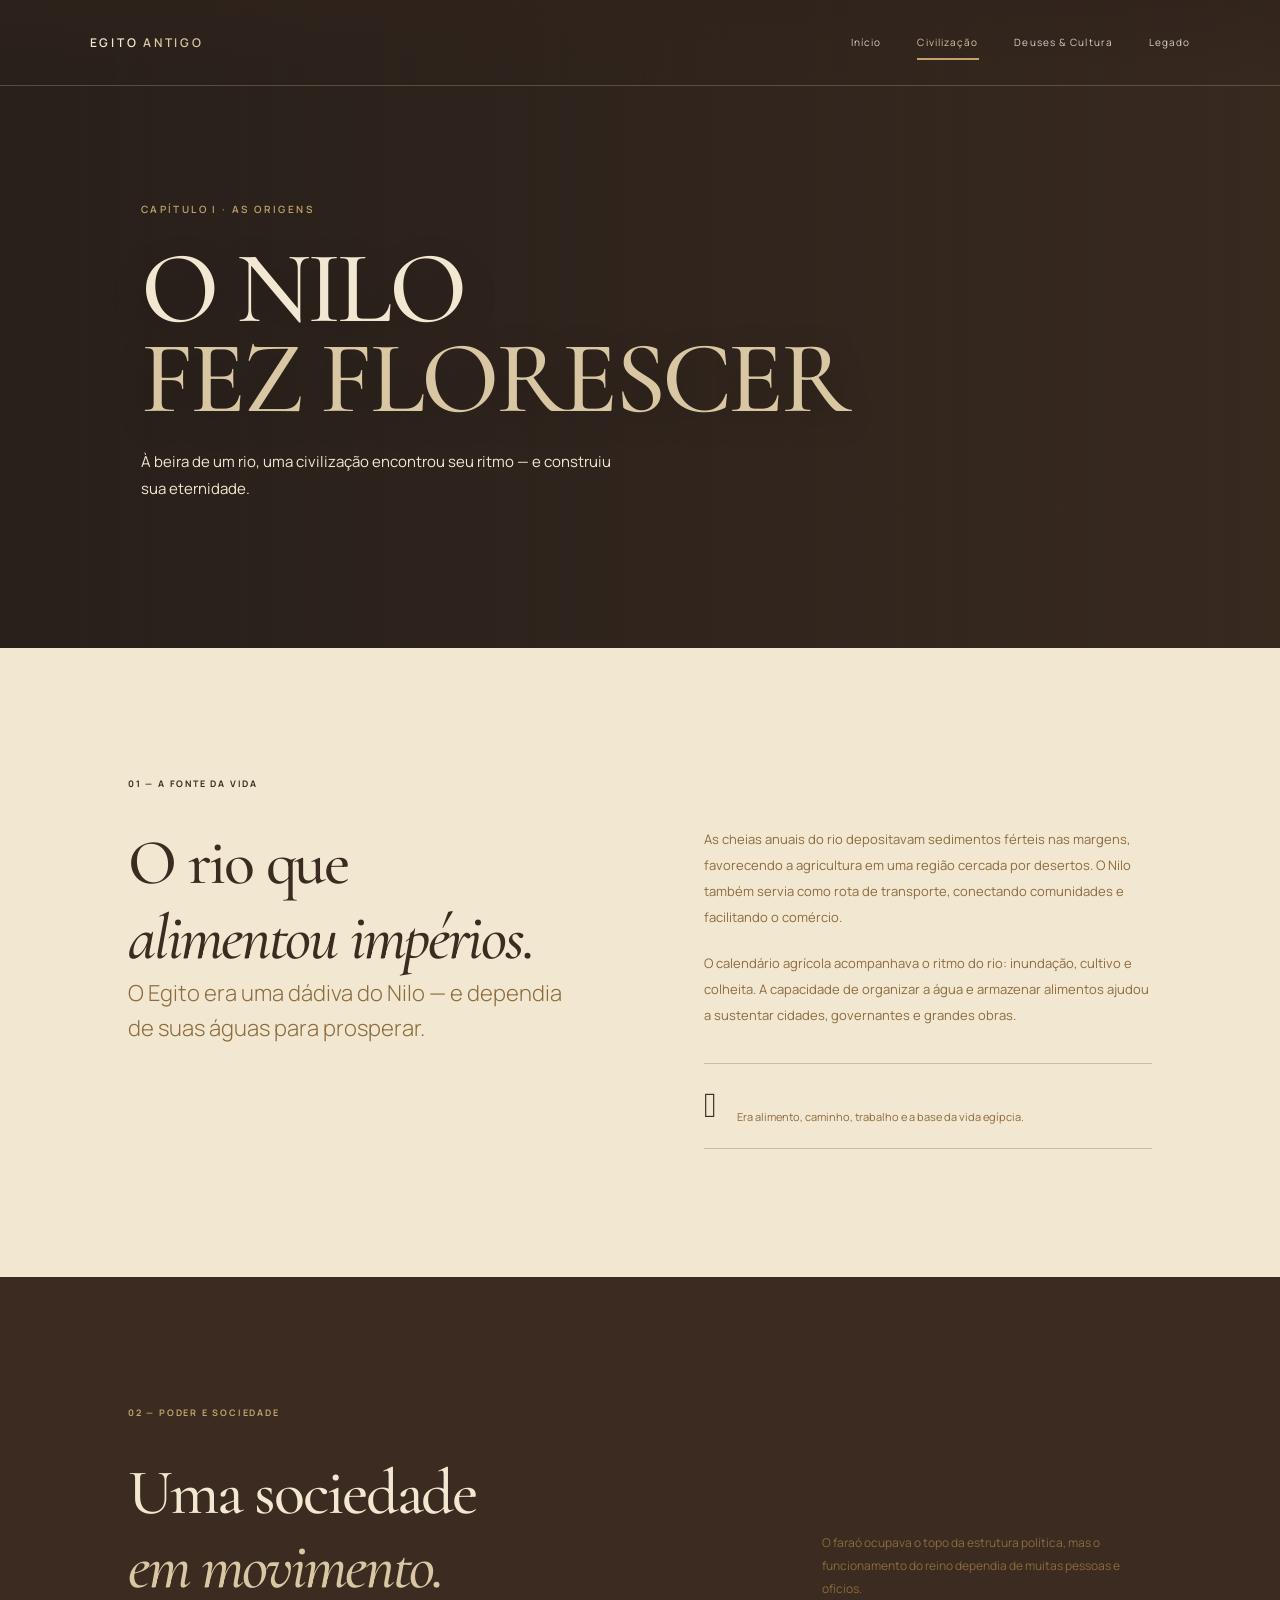
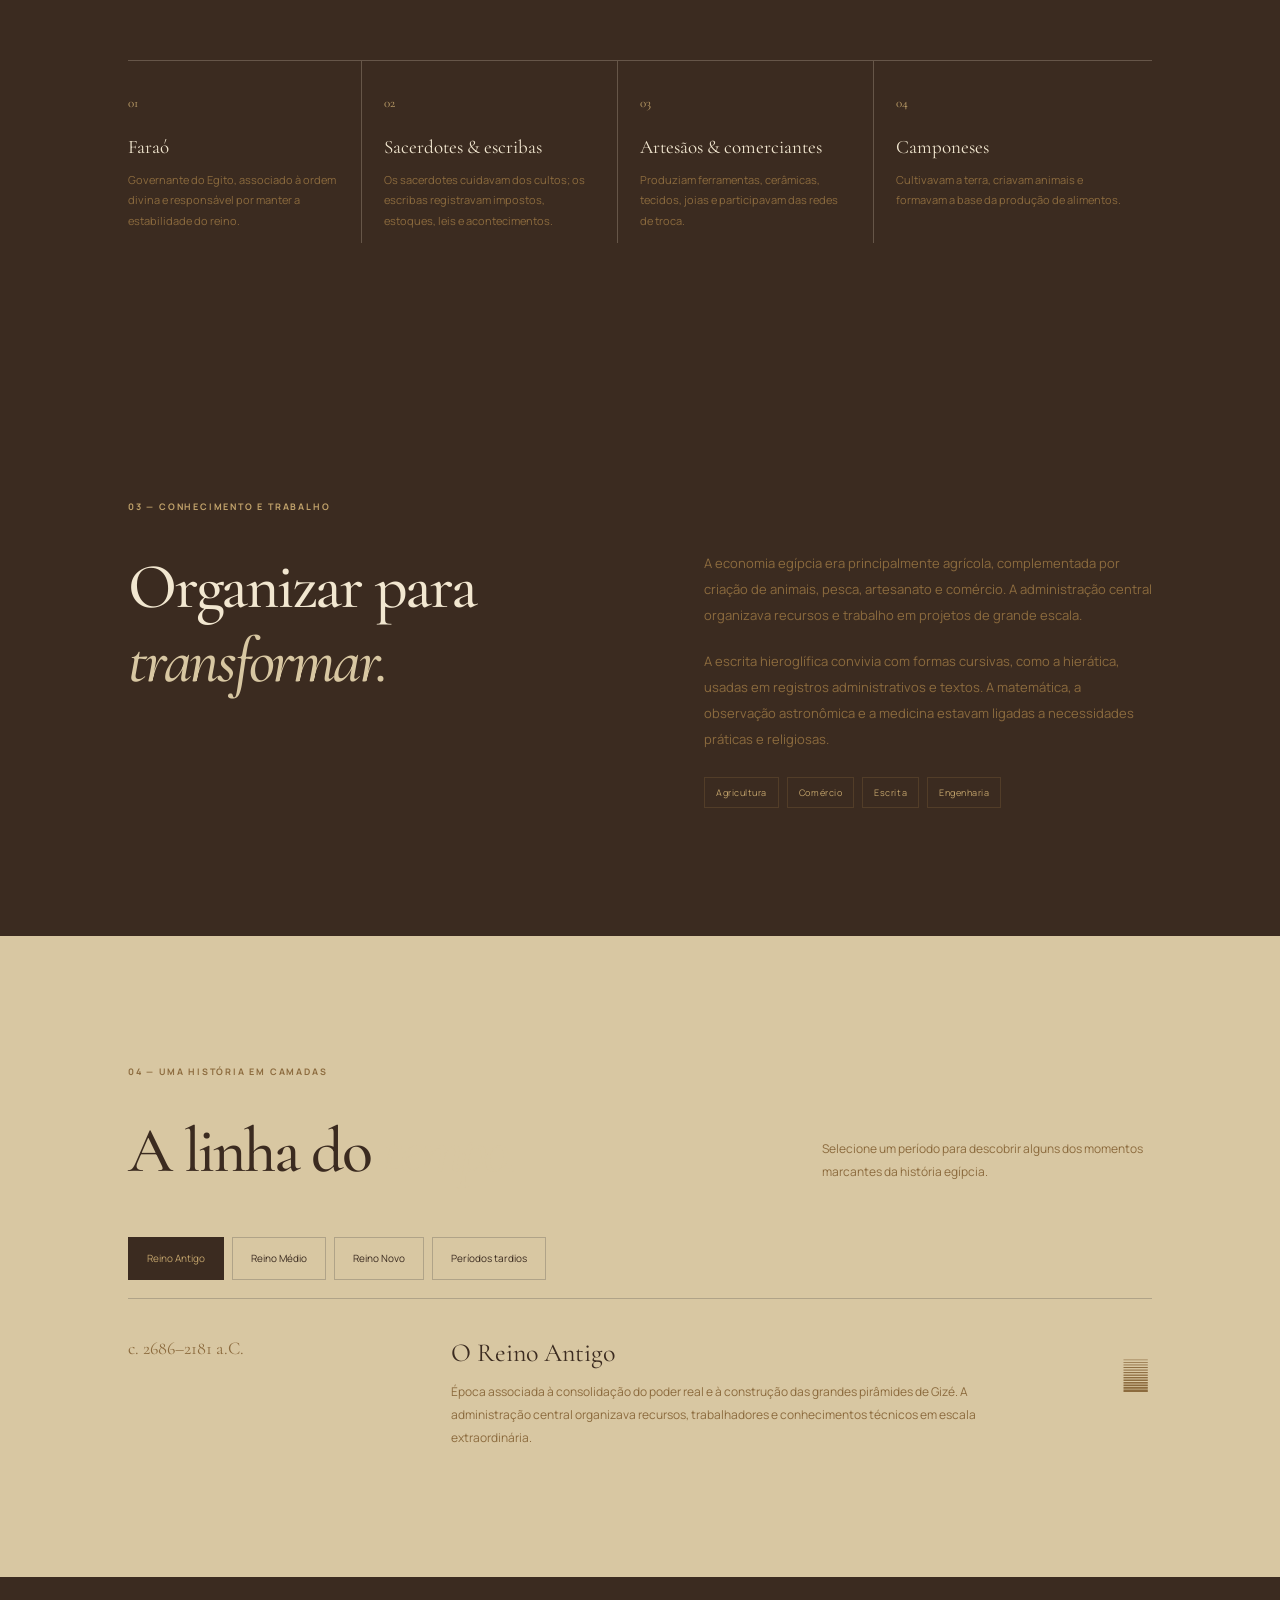
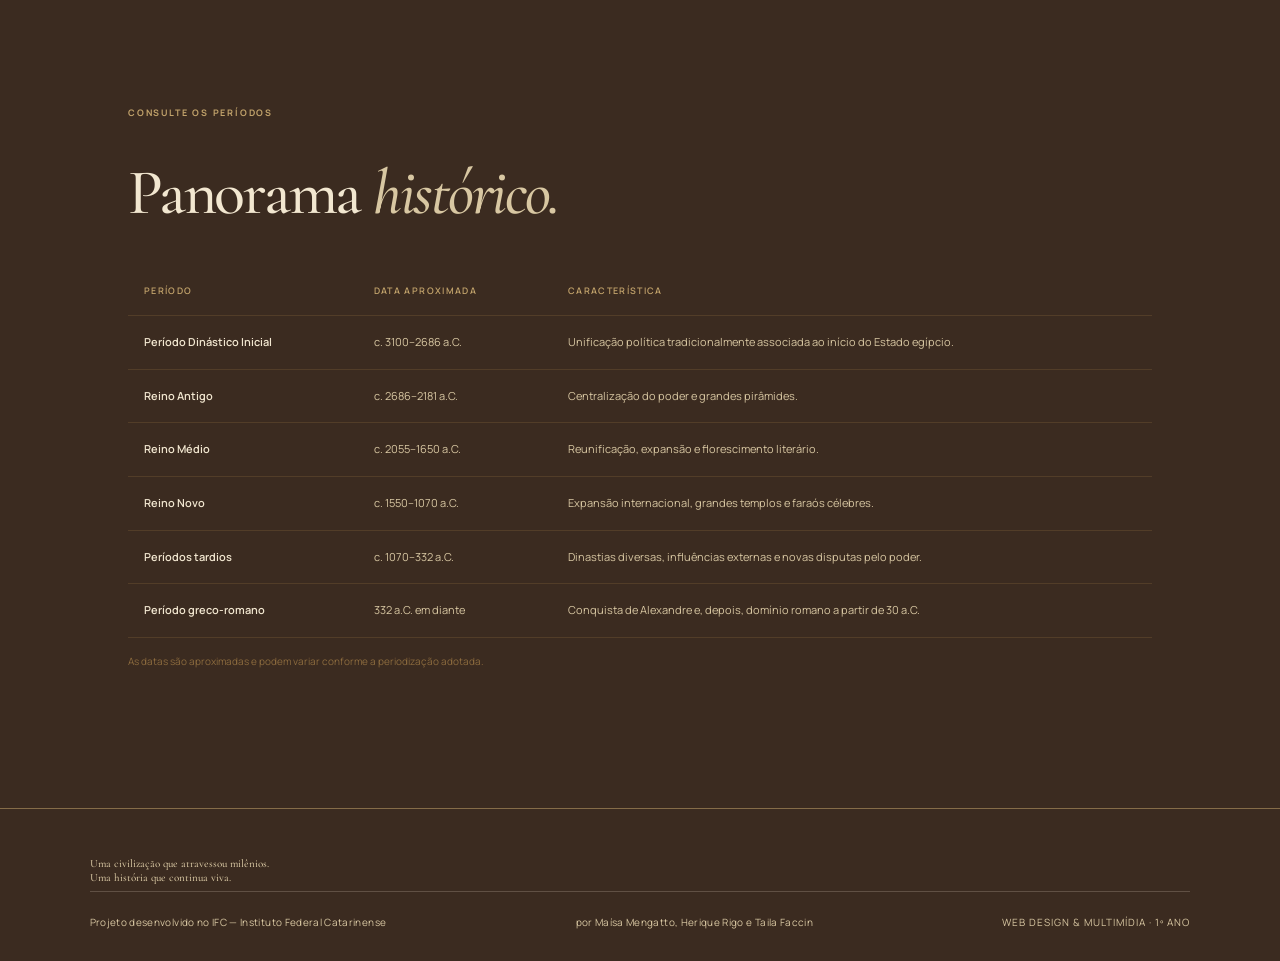
<file: TRABALHO 21/egito_antigo_site_paleta/civilizacao.html>
<!DOCTYPE html>
<html lang="pt-BR">
<head>
  <meta charset="UTF-8"><meta name="viewport" content="width=device-width, initial-scale=1.0">
  <meta name="description" content="Conheça o Nilo, a sociedade, a economia e os períodos históricos do Egito Antigo.">
  <title>A Civilização — Egito Antigo</title>
  <link rel="preconnect" href="https://fonts.googleapis.com"><link rel="preconnect" href="https://fonts.gstatic.com" crossorigin>
  <link href="https://fonts.googleapis.com/css2?family=Cormorant+Garamond:wght@400;500;600;700&family=Manrope:wght@300;400;500;600;700&display=swap" rel="stylesheet">
  <link rel="stylesheet" href="css/style.css"><script src="js/main.js" defer></script>
</head>
<body>
<header class="site-header"><a class="brand brand-wordmark" href="index.html" aria-label="Egito Antigo, página inicial"><span>EGITO <b>ANTIGO</b></span></a><button class="menu-toggle" aria-label="Abrir menu" aria-expanded="false"><span></span><span></span></button><nav class="main-nav" aria-label="Navegação principal"><a href="index.html">Início</a><a class="active" href="civilizacao.html">Civilização</a><a href="deuses-e-cultura.html">Deuses & Cultura</a><a href="legado.html">Legado</a></nav></header>
<main>
  <section class="page-hero civilization-hero"><div class="page-hero-image"></div><div class="page-hero-content reveal"><p class="eyebrow">CAPÍTULO I · AS ORIGENS</p><h1>O NILO<br><em>FEZ FLORESCER</em></h1><p>À beira de um rio, uma civilização encontrou seu ritmo — e construiu sua eternidade.</p></div></section>
  <section class="section-pad river-section"><div class="section-kicker">01 — A FONTE DA VIDA</div><div class="split-layout"><div><h2 class="display-title">O rio que<br><em>alimentou impérios.</em></h2><p class="lead">O Egito era uma dádiva do Nilo — e dependia de suas águas para prosperar.</p></div><div class="body-copy"><p>As cheias anuais do rio depositavam sedimentos férteis nas margens, favorecendo a agricultura em uma região cercada por desertos. O Nilo também servia como rota de transporte, conectando comunidades e facilitando o comércio.</p><p>O calendário agrícola acompanhava o ritmo do rio: inundação, cultivo e colheita. A capacidade de organizar a água e armazenar alimentos ajudou a sustentar cidades, governantes e grandes obras.</p><div class="fact-note"><span>𓈖</span><p><b>O rio era muito mais que água.</b><br>Era alimento, caminho, trabalho e a base da vida egípcia.</p></div></div></div></section>
  <section class="dark-section section-pad"><div class="section-kicker">02 — PODER E SOCIEDADE</div><div class="section-heading"><h2 class="display-title">Uma sociedade<br><em>em movimento.</em></h2><p>O faraó ocupava o topo da estrutura política, mas o funcionamento do reino dependia de muitas pessoas e ofícios.</p></div>
    <div class="society-grid"><article class="society-item"><span>01</span><h3>Faraó</h3><p>Governante do Egito, associado à ordem divina e responsável por manter a estabilidade do reino.</p></article><article class="society-item"><span>02</span><h3>Sacerdotes & escribas</h3><p>Os sacerdotes cuidavam dos cultos; os escribas registravam impostos, estoques, leis e acontecimentos.</p></article><article class="society-item"><span>03</span><h3>Artesãos & comerciantes</h3><p>Produziam ferramentas, cerâmicas, tecidos, joias e participavam das redes de troca.</p></article><article class="society-item"><span>04</span><h3>Camponeses</h3><p>Cultivavam a terra, criavam animais e formavam a base da produção de alimentos.</p></article></div>
  </section>
  <section class="section-pad economy-section"><div class="section-kicker">03 — CONHECIMENTO E TRABALHO</div><div class="split-layout"><div><h2 class="display-title">Organizar para<br><em>transformar.</em></h2></div><div class="body-copy"><p>A economia egípcia era principalmente agrícola, complementada por criação de animais, pesca, artesanato e comércio. A administração central organizava recursos e trabalho em projetos de grande escala.</p><p>A escrita hieroglífica convivia com formas cursivas, como a hierática, usadas em registros administrativos e textos. A matemática, a observação astronômica e a medicina estavam ligadas a necessidades práticas e religiosas.</p><div class="mini-tags"><span>Agricultura</span><span>Comércio</span><span>Escrita</span><span>Engenharia</span></div></div></div></section>
  <section class="timeline-section section-pad"><div class="section-kicker">04 — UMA HISTÓRIA EM CAMADAS</div><div class="section-heading"><h2 class="display-title">A linha do <em>tempo.</em></h2><p>Selecione um período para descobrir alguns dos momentos marcantes da história egípcia.</p></div>
    <div class="timeline-tabs" role="tablist" aria-label="Períodos históricos"><button class="timeline-tab active" role="tab" aria-selected="true" data-period="antigo">Reino Antigo</button><button class="timeline-tab" role="tab" aria-selected="false" data-period="medio">Reino Médio</button><button class="timeline-tab" role="tab" aria-selected="false" data-period="novo">Reino Novo</button><button class="timeline-tab" role="tab" aria-selected="false" data-period="tardio">Períodos tardios</button></div>
    <div class="timeline-panel" aria-live="polite"><div class="timeline-date" id="timeline-date">c. 2686–2181 a.C.</div><div><h3 id="timeline-title">O Reino Antigo</h3><p id="timeline-description">Época associada à consolidação do poder real e à construção das grandes pirâmides de Gizé. A administração central organizava recursos, trabalhadores e conhecimentos técnicos em escala extraordinária.</p></div><span class="timeline-glyph">𓃭</span></div>
  </section>
  <section class="section-pad periods-table"><div class="section-kicker">CONSULTE OS PERÍODOS</div><h2 class="display-title">Panorama <em>histórico.</em></h2><div class="table-wrap"><table><thead><tr><th>Período</th><th>Data aproximada</th><th>Característica</th></tr></thead><tbody><tr><td>Período Dinástico Inicial</td><td>c. 3100–2686 a.C.</td><td>Unificação política tradicionalmente associada ao início do Estado egípcio.</td></tr><tr><td>Reino Antigo</td><td>c. 2686–2181 a.C.</td><td>Centralização do poder e grandes pirâmides.</td></tr><tr><td>Reino Médio</td><td>c. 2055–1650 a.C.</td><td>Reunificação, expansão e florescimento literário.</td></tr><tr><td>Reino Novo</td><td>c. 1550–1070 a.C.</td><td>Expansão internacional, grandes templos e faraós célebres.</td></tr><tr><td>Períodos tardios</td><td>c. 1070–332 a.C.</td><td>Dinastias diversas, influências externas e novas disputas pelo poder.</td></tr><tr><td>Período greco-romano</td><td>332 a.C. em diante</td><td>Conquista de Alexandre e, depois, domínio romano a partir de 30 a.C.</td></tr></tbody></table></div><p class="small-note">As datas são aproximadas e podem variar conforme a periodização adotada.</p></section>
</main>
<footer class="site-footer">
  <p class="footer-phrase">Uma civilização que atravessou milênios.<br><em>Uma história que continua viva.</em></p>
  <div class="footer-bottom"><span>Projeto desenvolvido no IFC — Instituto Federal Catarinense</span><span>por Maísa Mengatto, Herique Rigo e Taila Faccin</span><span class="footer-year">WEB DESIGN & MULTIMÍDIA · 1º ANO</span></div>
</footer>
</body></html>
</file>
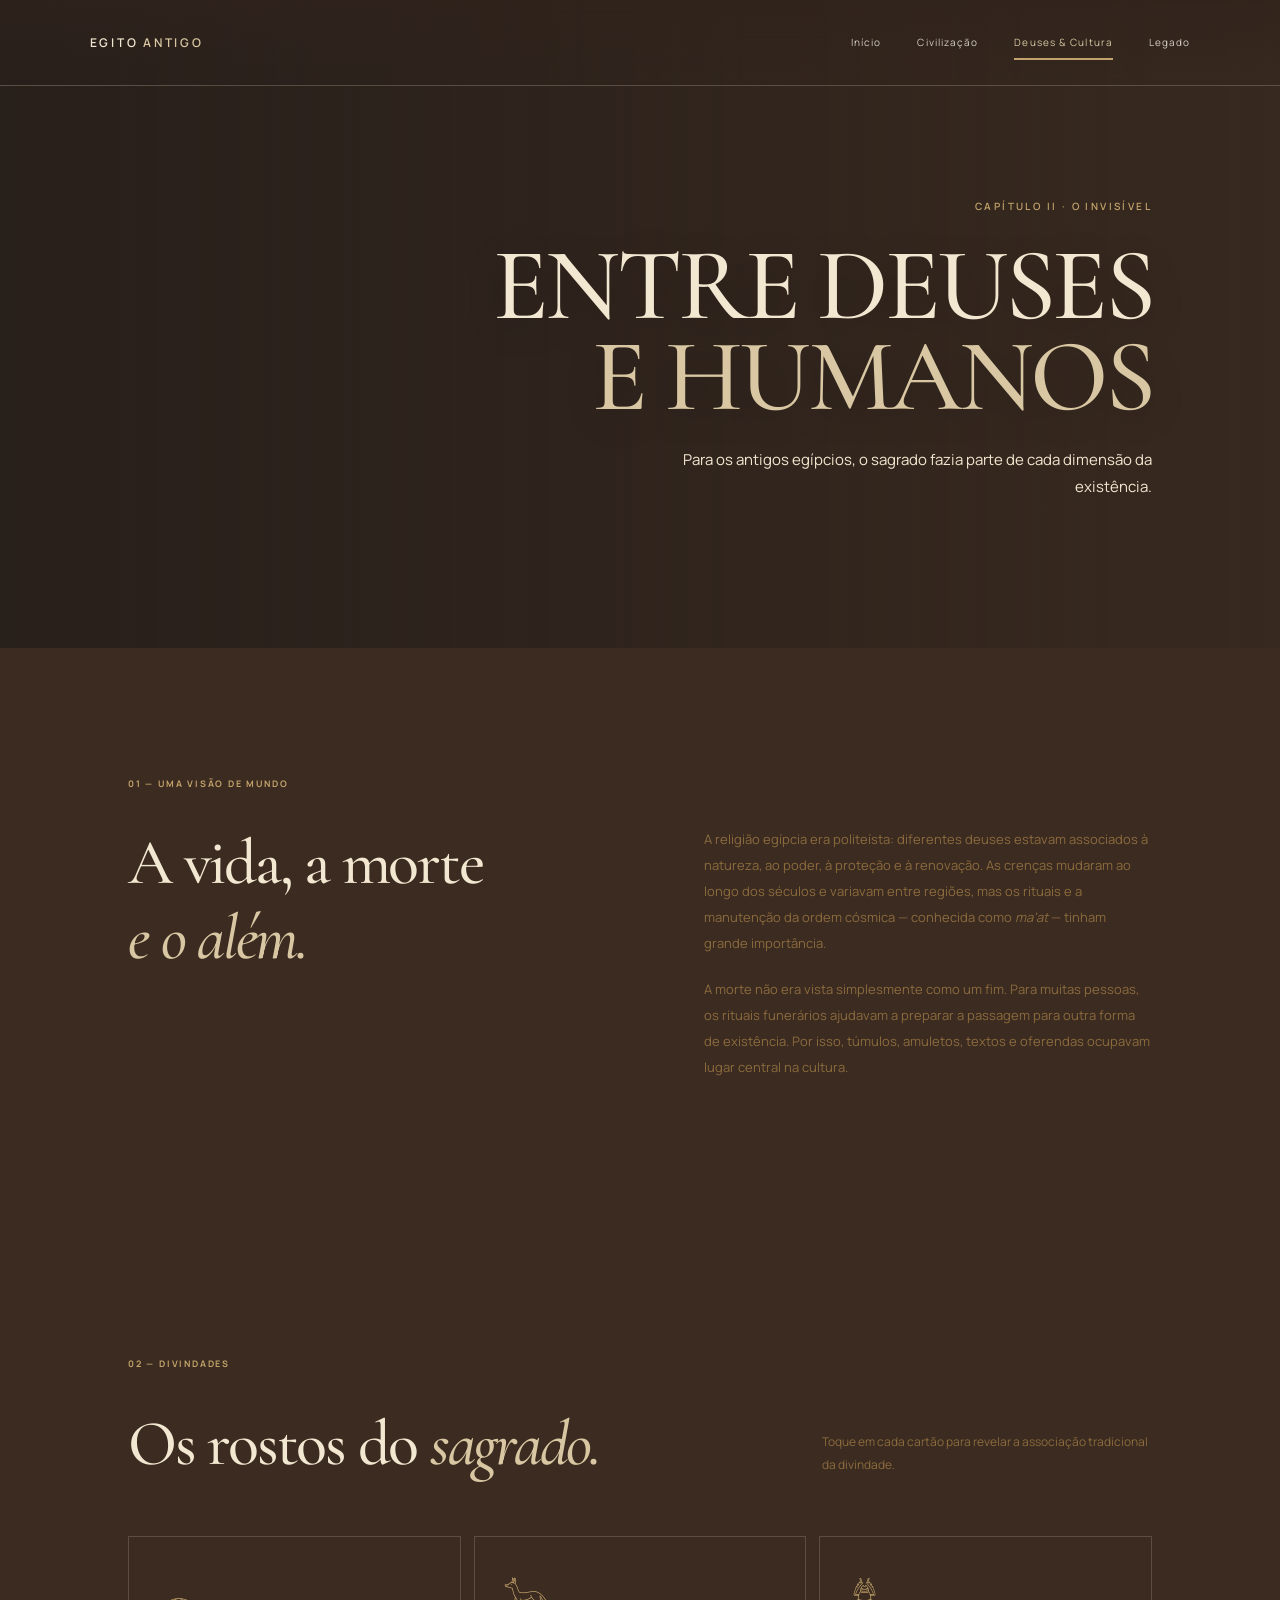
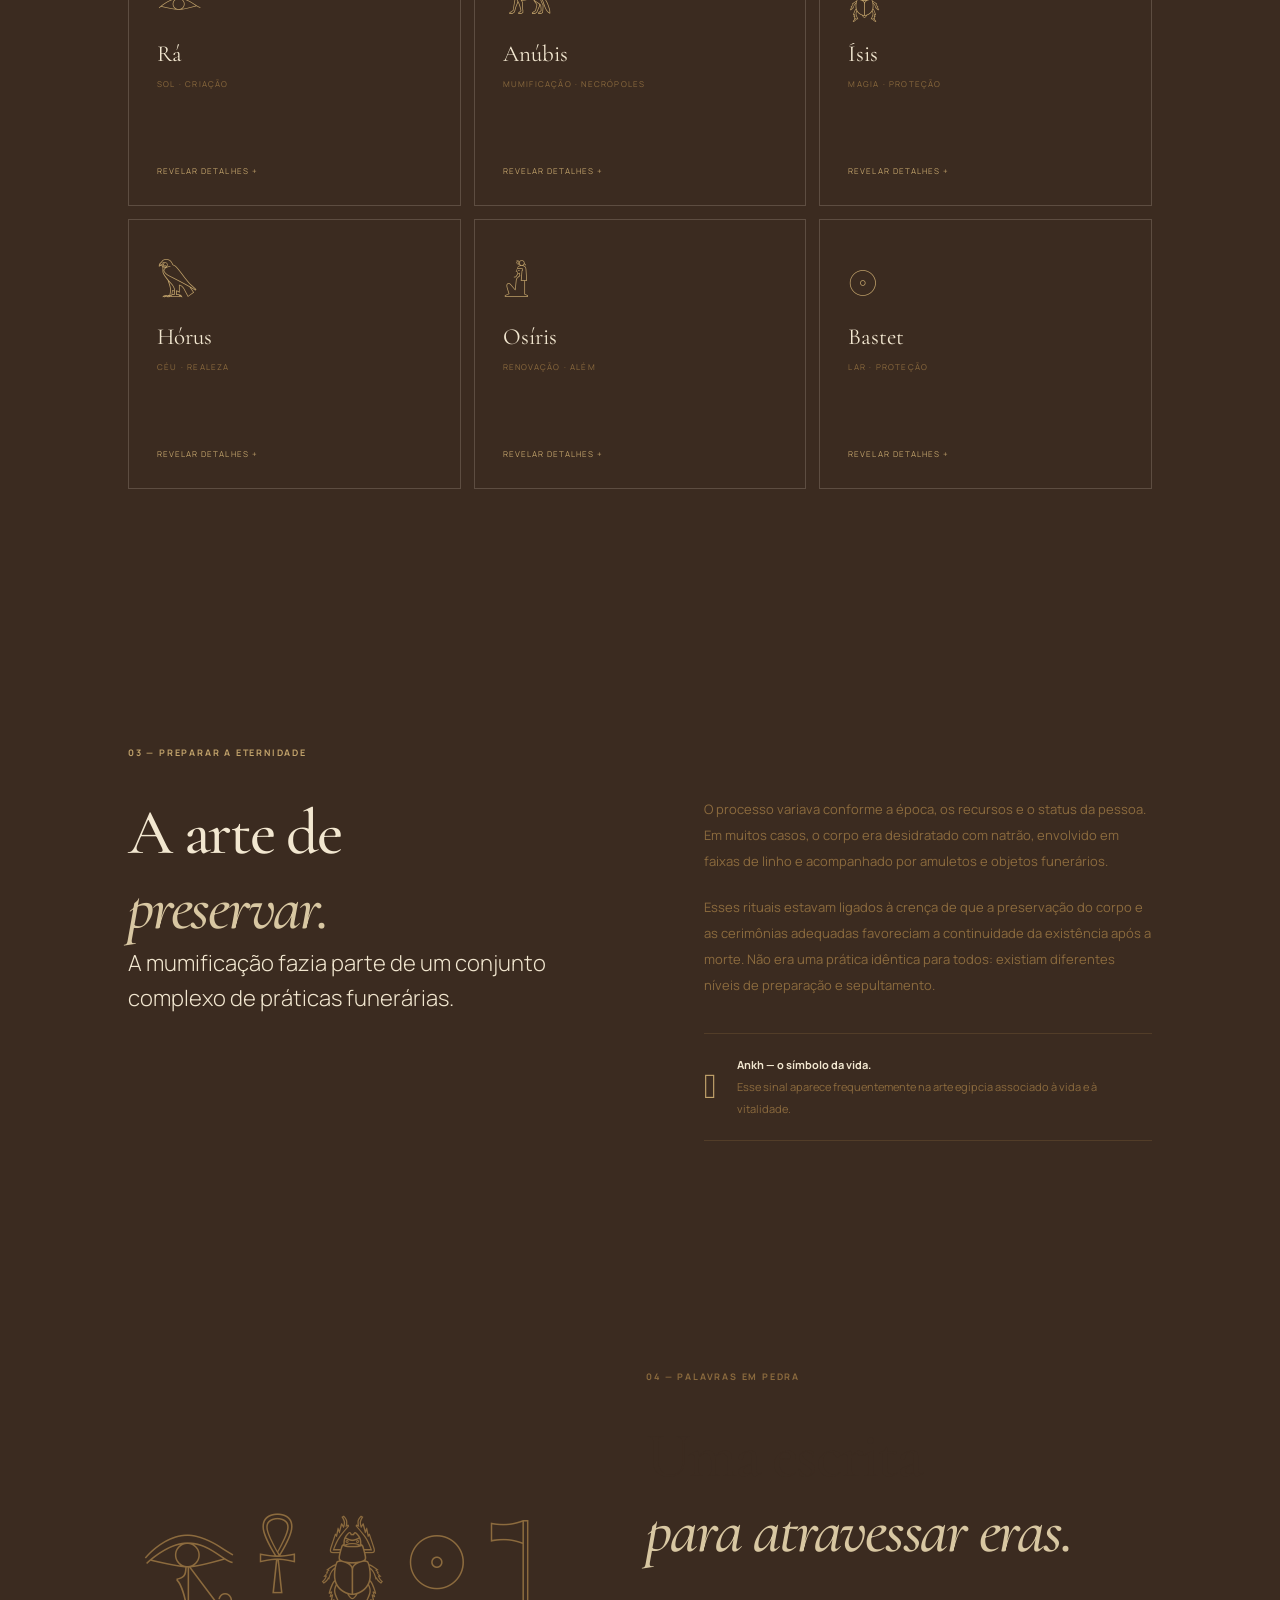
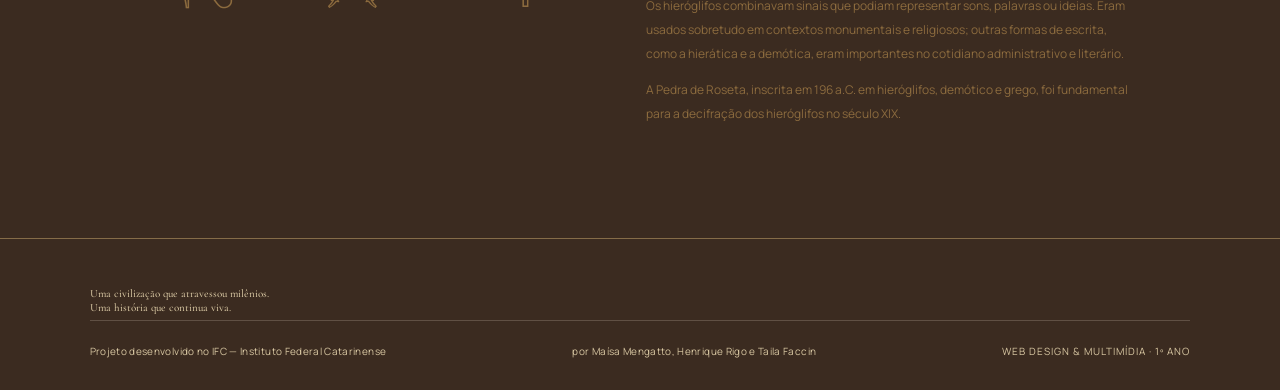
<file: TRABALHO 21/egito_antigo_site_paleta/deuses-e-cultura.html>
<!DOCTYPE html>
<html lang="pt-BR">
<head><meta charset="UTF-8"><meta name="viewport" content="width=device-width, initial-scale=1.0"><meta name="description" content="Explore a religião, os deuses, a mumificação e os símbolos do Egito Antigo."><title>Deuses & Cultura — Egito Antigo</title><link rel="preconnect" href="https://fonts.googleapis.com"><link rel="preconnect" href="https://fonts.gstatic.com" crossorigin><link href="https://fonts.googleapis.com/css2?family=Cormorant+Garamond:wght@400;500;600;700&family=Manrope:wght@300;400;500;600;700&display=swap" rel="stylesheet"><link rel="stylesheet" href="css/style.css"><script src="js/main.js" defer></script></head>
<body>
<header class="site-header"><a class="brand brand-wordmark" href="index.html" aria-label="Egito Antigo, página inicial"><span>EGITO <b>ANTIGO</b></span></a><button class="menu-toggle" aria-label="Abrir menu" aria-expanded="false"><span></span><span></span></button><nav class="main-nav" aria-label="Navegação principal"><a href="index.html">Início</a><a href="civilizacao.html">Civilização</a><a class="active" href="deuses-e-cultura.html">Deuses & Cultura</a><a href="legado.html">Legado</a></nav></header>
<main>
<section class="page-hero culture-hero"><div class="page-hero-image"></div><div class="page-hero-content reveal"><p class="eyebrow">CAPÍTULO II · O INVISÍVEL</p><h1>ENTRE DEUSES<br><em>E HUMANOS</em></h1><p>Para os antigos egípcios, o sagrado fazia parte de cada dimensão da existência.</p></div></section>
<section class="section-pad"><div class="section-kicker">01 — UMA VISÃO DE MUNDO</div><div class="split-layout"><div><h2 class="display-title">A vida, a morte<br><em>e o além.</em></h2></div><div class="body-copy"><p>A religião egípcia era politeísta: diferentes deuses estavam associados à natureza, ao poder, à proteção e à renovação. As crenças mudaram ao longo dos séculos e variavam entre regiões, mas os rituais e a manutenção da ordem cósmica — conhecida como <i>ma’at</i> — tinham grande importância.</p><p>A morte não era vista simplesmente como um fim. Para muitas pessoas, os rituais funerários ajudavam a preparar a passagem para outra forma de existência. Por isso, túmulos, amuletos, textos e oferendas ocupavam lugar central na cultura.</p></div></div></section>
<section class="dark-section section-pad"><div class="section-kicker">02 — DIVINDADES</div><div class="section-heading"><h2 class="display-title">Os rostos do <em>sagrado.</em></h2><p>Toque em cada cartão para revelar a associação tradicional da divindade.</p></div>
<div class="deity-grid">
<button class="deity-card" aria-expanded="false"><span class="deity-symbol">𓁹</span><span class="deity-name">Rá</span><span class="deity-role">SOL · CRIAÇÃO</span><span class="deity-detail">Associado ao Sol e à criação. Em algumas tradições, sua jornada diária pelo céu simbolizava renovação e continuidade.</span><span class="reveal-label">REVELAR DETALHES +</span></button>
<button class="deity-card" aria-expanded="false"><span class="deity-symbol">𓃥</span><span class="deity-name">Anúbis</span><span class="deity-role">MUMIFICAÇÃO · NECRÓPOLES</span><span class="deity-detail">Representado com cabeça de chacal, era ligado à proteção dos mortos e aos ritos de mumificação.</span><span class="reveal-label">REVELAR DETALHES +</span></button>
<button class="deity-card" aria-expanded="false"><span class="deity-symbol">𓆣</span><span class="deity-name">Ísis</span><span class="deity-role">MAGIA · PROTEÇÃO</span><span class="deity-detail">Deusa associada à magia, à proteção e à maternidade; teve papel central no mito de Osíris e Hórus.</span><span class="reveal-label">REVELAR DETALHES +</span></button>
<button class="deity-card" aria-expanded="false"><span class="deity-symbol">𓅃</span><span class="deity-name">Hórus</span><span class="deity-role">CÉU · REALEZA</span><span class="deity-detail">Frequentemente representado como falcão, relacionava-se ao céu e à legitimidade do poder real.</span><span class="reveal-label">REVELAR DETALHES +</span></button>
<button class="deity-card" aria-expanded="false"><span class="deity-symbol">𓁚</span><span class="deity-name">Osíris</span><span class="deity-role">RENOVAÇÃO · ALÉM</span><span class="deity-detail">Ligado à regeneração e ao mundo dos mortos, tornou-se uma figura importante nos ideais de vida após a morte.</span><span class="reveal-label">REVELAR DETALHES +</span></button>
<button class="deity-card" aria-expanded="false"><span class="deity-symbol">𓇳</span><span class="deity-name">Bastet</span><span class="deity-role">LAR · PROTEÇÃO</span><span class="deity-detail">Deusa associada à proteção doméstica, à fertilidade e, em certas tradições, à música e à celebração.</span><span class="reveal-label">REVELAR DETALHES +</span></button>
</div></section>
<section class="section-pad ritual-section"><div class="section-kicker">03 — PREPARAR A ETERNIDADE</div><div class="split-layout"><div><h2 class="display-title">A arte de<br><em>preservar.</em></h2><p class="lead">A mumificação fazia parte de um conjunto complexo de práticas funerárias.</p></div><div class="body-copy"><p>O processo variava conforme a época, os recursos e o status da pessoa. Em muitos casos, o corpo era desidratado com natrão, envolvido em faixas de linho e acompanhado por amuletos e objetos funerários.</p><p>Esses rituais estavam ligados à crença de que a preservação do corpo e as cerimônias adequadas favoreciam a continuidade da existência após a morte. Não era uma prática idêntica para todos: existiam diferentes níveis de preparação e sepultamento.</p><div class="fact-note"><span>𓋹</span><p><b>Ankh — o símbolo da vida.</b><br>Esse sinal aparece frequentemente na arte egípcia associado à vida e à vitalidade.</p></div></div></div></section>
<section class="hieroglyph-section"><div class="hieroglyph-art">𓂀 𓋹 𓆣 𓇳 𓊹</div><div class="hieroglyph-copy"><div class="section-kicker">04 — PALAVRAS EM PEDRA</div><h2 class="display-title">Uma escrita<br><em>para atravessar eras.</em></h2><p>Os hieróglifos combinavam sinais que podiam representar sons, palavras ou ideias. Eram usados sobretudo em contextos monumentais e religiosos; outras formas de escrita, como a hierática e a demótica, eram importantes no cotidiano administrativo e literário.</p><p>A Pedra de Roseta, inscrita em 196 a.C. em hieróglifos, demótico e grego, foi fundamental para a decifração dos hieróglifos no século XIX.</p></div></section>
</main><footer class="site-footer">
  <p class="footer-phrase">Uma civilização que atravessou milênios.<br><em>Uma história que continua viva.</em></p>
  <div class="footer-bottom"><span>Projeto desenvolvido no IFC — Instituto Federal Catarinense</span><span>por Maísa Mengatto, Henrique Rigo e Taila Faccin</span><span class="footer-year">WEB DESIGN & MULTIMÍDIA · 1º ANO</span></div>
</footer>
</body></html>
</file>
<file: TRABALHO 21/egito_antigo_site_paleta/css/style.css>
@import url('https://fonts.googleapis.com/css2?family=Noto+Sans+Egyptian+Hieroglyphs&display=swap');
:root{--ink:#3B2B20;--ink-soft:#3B2B20;--gold:#C2A36B;--papyrus:#D8C7A2;--ivory:#F2E7D0;--muted:#b7b4ac;--line:rgba(220,208,183,.2);--serif:'Cinzel',Georgia,serif;--sans:'Inter',Arial,sans-serif;--ease:cubic-bezier(.2,.7,.2,1)}
*{box-sizing:border-box}html{scroll-behavior:smooth;scroll-padding-top:88px}body{margin:0;background:var(--ink);color:var(--ivory);font-family:var(--sans);font-size:15px;line-height:1.7;-webkit-font-smoothing:antialiased}body.menu-open{overflow:hidden}a{color:inherit;text-decoration:none}button{font:inherit}img{display:block;max-width:100%}::selection{background:var(--gold);color:var(--ink)}
.preloader{position:fixed;inset:0;background:var(--ink);z-index:1000;display:flex;align-items:center;justify-content:center;gap:16px;font:500 11px var(--sans);letter-spacing:.25em;transition:opacity .7s,visibility .7s}.preloader-mark{font-size:28px;color:var(--gold)}body.loaded .preloader{opacity:0;visibility:hidden}
.site-header{height:84px;padding:0 6vw;display:flex;align-items:center;justify-content:space-between;position:absolute;z-index:20;top:0;left:0;width:100%;border-bottom:1px solid rgba(247,243,234,.16);background:linear-gradient(180deg,rgba(10,16,21,.44),transparent)}.brand{display:flex;align-items:center;gap:11px;font:500 11px var(--sans);letter-spacing:.17em;white-space:nowrap}.brand b{color:var(--gold);font-weight:500}.brand-symbol{font-family:serif;color:var(--gold);font-size:28px}.main-nav{display:flex;align-items:center;gap:clamp(18px,3vw,46px)}.main-nav a{font-size:11px;color:rgba(247,243,234,.78);letter-spacing:.08em;transition:color .25s;position:relative}.main-nav a:after{content:"";position:absolute;left:0;bottom:-9px;width:100%;height:1px;background:var(--gold);transform:scaleX(0);transform-origin:left;transition:transform .25s}.main-nav a:hover,.main-nav a.active{color:var(--gold)}.main-nav a.active:after,.main-nav a:hover:after{transform:scaleX(1)}.menu-toggle{display:none}
.hero{min-height:740px;height:100svh;max-height:1100px;position:relative;display:flex;align-items:center;overflow:hidden;background:#3B2B20}.hero-video,.hero-shade{position:absolute;inset:0;width:100%;height:100%;object-fit:cover}.hero-video{filter:saturate(.72);transform:scale(1.03);animation:slowZoom 24s ease-in-out infinite alternate}.hero-shade{background:linear-gradient(90deg,rgba(9,15,19,.8) 0%,rgba(9,15,19,.38) 48%,rgba(9,15,19,.12) 100%),linear-gradient(0deg,rgba(9,15,19,.65),transparent 32%,rgba(9,15,19,.2))}.hero-content{position:relative;z-index:2;margin-left:12vw;padding-top:50px;max-width:850px;animation:riseIn 1.1s .25s both}.eyebrow{display:flex;align-items:center;gap:12px;color:var(--gold);font-size:10px;font-weight:600;letter-spacing:.24em;text-transform:uppercase}.eyebrow>span{display:inline-block;width:30px;height:1px;background:var(--gold)}.hero h1,.page-hero h1{font:500 clamp(66px,10.8vw,158px)/.91 var(--serif);letter-spacing:-.055em;margin:30px 0 24px;text-shadow:0 8px 36px rgba(0,0,0,.24)}.hero h1 em,.page-hero h1 em{font-style:normal;color:var(--gold)}.hero-subtitle{font-size:clamp(15px,1.7vw,21px);letter-spacing:.015em;color:rgba(247,243,234,.88);margin:0 0 34px}.button{display:inline-flex;align-items:center;justify-content:center;gap:28px;min-height:51px;padding:0 23px;font-size:10px;font-weight:700;letter-spacing:.12em;text-transform:uppercase;transition:background .25s,color .25s,transform .25s}.button:hover{transform:translateY(-3px)}.button span{font-size:16px}.button-gold{background:var(--gold);color:var(--ink)}.button-gold:hover{background:var(--ivory)}.button-outline{border:1px solid rgba(216,183,121,.7);color:var(--gold)}.button-outline:hover{background:var(--gold);color:var(--ink)}.hero-bottom{position:absolute;bottom:34px;left:6vw;right:6vw;display:flex;justify-content:space-between;align-items:center;font-size:9px;letter-spacing:.18em;color:rgba(247,243,234,.68)}.scroll-cue i{font-style:normal;color:var(--gold);font-size:17px;margin-left:12px}.hero-index{position:absolute;right:6vw;top:50%;writing-mode:vertical-rl;color:var(--gold);font:12px var(--serif);letter-spacing:.12em}.hero-index span{color:rgba(247,243,234,.4);margin:8px 0}
.section-pad{padding:clamp(78px,10vw,145px) 11vw}.section-kicker{font-size:9px;letter-spacing:.22em;color:var(--gold);font-weight:700;margin-bottom:35px}.display-title{font:400 clamp(35px,5vw,68px)/1.17 var(--serif);letter-spacing:-.04em;margin:0}.display-title em{font-weight:400;color:var(--gold)}.intro-grid{display:grid;grid-template-columns:1.1fr .9fr;gap:9vw;align-items:start}.intro-copy{padding-top:8px;max-width:490px}.lead{font-size:clamp(17px,1.8vw,22px);line-height:1.6;color:var(--ivory);font-weight:300;margin:0 0 22px}.intro-copy>p:not(.lead),.body-copy p,.feature-panel>p:not(.eyebrow){font-size:13px;color:#8C6B3E;line-height:2;margin:0 0 20px}.text-link{display:inline-flex;gap:26px;align-items:center;color:var(--gold);font-size:10px;text-transform:uppercase;letter-spacing:.14em;font-weight:700;margin-top:16px}.text-link span{font-size:17px;transition:transform .2s}.text-link:hover span{transform:translate(4px,-3px)}.stats-row{display:grid;grid-template-columns:repeat(3,1fr);margin-top:90px;border-top:1px solid var(--line);padding-top:32px}.stat{display:flex;align-items:center;gap:19px;border-right:1px solid var(--line);padding:0 28px}.stat:first-child{padding-left:0}.stat:last-child{border:0}.stat strong{font:400 36px var(--serif);color:var(--gold)}.stat span{font-size:10px;color:#8C6B3E;line-height:1.8}
.feature-band{min-height:580px;display:grid;grid-template-columns:1.05fr .95fr;background:#3B2B20}.feature-image{min-height:580px;background:linear-gradient(0deg,rgba(16,24,32,.15),rgba(16,24,32,.05)),url('https://images.unsplash.com/photo-1503177119275-0aa32b3a9368?auto=format&fit=crop&w=1500&q=85') center/cover;animation:floatImage 12s ease-in-out infinite alternate}.feature-panel{padding:90px clamp(38px,7vw,105px);align-self:center}.feature-panel h2{font:400 clamp(36px,4.5vw,60px)/1.15 var(--serif);margin:25px 0}.feature-panel h2 em{font-style:normal;color:var(--gold)}.feature-panel>p:not(.eyebrow){max-width:400px;margin-bottom:30px}
.section-heading{display:flex;align-items:end;justify-content:space-between;gap:50px;margin-bottom:48px}.section-heading>p{max-width:330px;color:#8C6B3E;font-size:12px;line-height:1.9;margin:0 0 5px}.destination-grid{display:grid;grid-template-columns:repeat(3,1fr);gap:20px}.destination-card{position:relative;min-height:390px;overflow:hidden;background:#3B2B20;display:flex;flex-direction:column;justify-content:flex-end;padding:27px;isolation:isolate}.destination-card:before{content:"";position:absolute;inset:0;background:linear-gradient(0deg,rgba(10,16,20,.92),rgba(10,16,20,.04) 72%);z-index:-1}.destination-card img{position:absolute;inset:0;width:100%;height:100%;object-fit:cover;z-index:-2;transition:transform .8s var(--ease),filter .6s;filter:saturate(.65)}.destination-card:hover img{transform:scale(1.06);filter:saturate(1)}.card-number{font-size:9px;letter-spacing:.18em;color:var(--gold)}.destination-card h3{font:400 25px var(--serif);margin:10px 0 0}.card-arrow{position:absolute;right:27px;bottom:26px;color:var(--gold);font-size:21px}
.site-footer{padding:45px 6vw 27px;border-top:1px solid var(--line);display:grid;grid-template-columns:1fr 1fr;gap:15px;align-items:center;background:#3B2B20}.site-footer>p{font-size:11px;color:#D8C7A2;margin:0}.footer-credit{font-size:9px;color:#8C6B3E;letter-spacing:.12em}.team-space{justify-self:end;font-size:10px;color:#D8C7A2}.team-space span{color:var(--gold)}
.page-hero{height:min(78vh,780px);min-height:590px;position:relative;display:flex;align-items:center;overflow:hidden;background:#3B2B20}.page-hero-image{position:absolute;inset:0;background-position:center;background-size:cover;filter:saturate(.68);transform:scale(1.02)}.civilization-hero .page-hero-image{background-image:linear-gradient(90deg,rgba(10,16,21,.83),rgba(10,16,21,.2)),url('https://images.unsplash.com/photo-1539650116574-75c0c6d73f6e?auto=format&fit=crop&w=2000&q=85')}.culture-hero .page-hero-image{background-image:linear-gradient(90deg,rgba(10,16,21,.85),rgba(10,16,21,.18)),url('https://images.unsplash.com/photo-1603565816030-6b389eeb23cb?auto=format&fit=crop&w=2000&q=85')}.legacy-hero .page-hero-image{background-image:linear-gradient(90deg,rgba(10,16,21,.84),rgba(10,16,21,.18)),url('https://images.unsplash.com/photo-1503177119275-0aa32b3a9368?auto=format&fit=crop&w=2000&q=85')}.page-hero-content{position:relative;margin:65px 0 0 12vw;max-width:750px;animation:riseIn .9s .15s both}.page-hero h1{font-size:clamp(55px,8.3vw,112px);margin:25px 0}.page-hero-content>p:last-child{max-width:490px;font-size:15px;color:#D8C7A2;line-height:1.8}.page-counter{position:absolute;right:6vw;bottom:38px;color:var(--gold);font:12px var(--serif)}.page-counter i{color:#8C6B3E;font-style:normal;margin:0 9px}
.split-layout{display:grid;grid-template-columns:1fr 1fr;gap:10vw;align-items:start}.body-copy{max-width:570px}.fact-note{display:flex;gap:20px;align-items:center;border-top:1px solid var(--line);border-bottom:1px solid var(--line);padding:20px 0;margin-top:35px}.fact-note>span{font:35px serif;color:var(--gold)}.fact-note p{margin:0!important;font-size:11px!important}.fact-note b{color:var(--ivory)}.dark-section{background:#3B2B20}.dark-section .section-heading{margin-bottom:55px}.society-grid{display:grid;grid-template-columns:repeat(4,1fr);border-top:1px solid var(--line)}.society-item{padding:27px 22px 0 0;border-right:1px solid var(--line);margin-right:22px}.society-item:last-child{border:0;margin:0}.society-item>span{font:13px var(--serif);color:var(--gold)}.society-item h3{font:400 19px var(--serif);margin:19px 0 12px}.society-item p{font-size:11px;color:#8C6B3E;line-height:1.9}.mini-tags{display:flex;gap:8px;flex-wrap:wrap;margin-top:25px}.mini-tags span{border:1px solid var(--line);padding:7px 11px;font-size:9px;color:var(--gold);letter-spacing:.06em}
.timeline-section{background:#D8C7A2;color:var(--ink)}.timeline-section .section-kicker{color:#8C6B3E}.timeline-section .section-heading>p{color:#8C6B3E}.timeline-tabs{display:flex;gap:8px;flex-wrap:wrap;border-bottom:1px solid rgba(16,24,32,.2);padding-bottom:18px}.timeline-tab{border:1px solid rgba(16,24,32,.2);background:transparent;color:var(--ink);padding:12px 18px;font-size:10px;cursor:pointer;transition:.25s}.timeline-tab:hover,.timeline-tab.active{background:var(--ink);color:var(--gold);border-color:var(--ink)}.timeline-panel{display:grid;grid-template-columns:.8fr 1.6fr .25fr;gap:35px;padding-top:38px;align-items:start}.timeline-date{font:18px var(--serif);color:#8C6B3E}.timeline-panel h3{font:400 26px var(--serif);margin:0 0 13px}.timeline-panel p{font-size:12px;line-height:1.9;max-width:620px;color:#8C6B3E;margin:0}.timeline-glyph{font-size:45px;color:#8C6B3E;text-align:right}.table-wrap{overflow-x:auto;margin-top:35px}.periods-table table{border-collapse:collapse;width:100%;min-width:640px;text-align:left}.periods-table th{font-size:9px;letter-spacing:.15em;text-transform:uppercase;color:var(--gold);font-weight:600}.periods-table td,.periods-table th{padding:17px 16px;border-bottom:1px solid var(--line)}.periods-table td{font-size:11px;color:#D8C7A2}.periods-table td:first-child{color:var(--ivory);font-weight:600}.small-note{font-size:10px;color:#8C6B3E;margin-top:15px}
.deity-grid{display:grid;grid-template-columns:repeat(3,1fr);gap:13px}.deity-card{min-height:270px;text-align:left;position:relative;background:#3B2B20;color:var(--ivory);border:1px solid rgba(216,183,121,.13);padding:28px;cursor:pointer;transition:background .3s,border-color .3s;display:flex;flex-direction:column;align-items:flex-start}.deity-card:hover,.deity-card[aria-expanded="true"]{background:#3B2B20;border-color:rgba(216,183,121,.55)}.deity-symbol{font-family:'Noto Sans Egyptian Hieroglyphs',serif;font-size:37px;color:var(--gold);margin-bottom:12px}.deity-name{font:400 23px var(--serif)}.deity-role{font-size:8px;letter-spacing:.15em;color:#8C6B3E;margin:9px 0 16px}.deity-detail{display:none;font-size:11px;line-height:1.8;color:#D8C7A2}.deity-card[aria-expanded="true"] .deity-detail{display:block;animation:riseIn .35s both}.reveal-label{font-size:8px;letter-spacing:.13em;color:var(--gold);margin-top:auto;padding-top:16px}.deity-card[aria-expanded="true"] .reveal-label{content:"";color:#D8C7A2}.ritual-section{background:#3B2B20}.hieroglyph-section{display:grid;grid-template-columns:.9fr 1.1fr;align-items:center;gap:8vw;padding:100px 11vw;background:#D8C7A2;color:var(--ink)}.hieroglyph-art{font-family:'Noto Sans Egyptian Hieroglyphs',serif;color:#8C6B3E;font-size:clamp(35px,6vw,80px);line-height:1.8;overflow-wrap:anywhere}.hieroglyph-copy .section-kicker{color:#8C6B3E}.hieroglyph-copy .display-title{margin-bottom:25px}.hieroglyph-copy p{font-size:12px;line-height:2;color:#8C6B3E}
.monument-grid{display:grid;grid-template-columns:repeat(3,1fr);gap:18px}.monument-card{position:relative;background:#3B2B20;color:var(--ivory);border:1px solid var(--line);padding:0 0 24px;text-align:left;cursor:pointer;overflow:hidden;min-width:0}.monument-card img{width:100%;height:235px;object-fit:cover;filter:saturate(.65);transition:transform .6s,filter .6s}.monument-card:hover img{transform:scale(1.04);filter:saturate(1)}.monument-index{display:block;color:var(--gold);font-size:8px;letter-spacing:.16em;margin:23px 23px 9px}.monument-card h3{font:400 21px var(--serif);margin:0 23px 14px}.monument-more{display:block;margin:0 23px;color:var(--gold);font-size:8px;letter-spacing:.15em}.monument-detail{display:none;margin:16px 23px 0;color:#D8C7A2;font-size:11px;line-height:1.9}.monument-card[aria-expanded="true"] .monument-detail{display:block;animation:riseIn .3s both}.monument-card[aria-expanded="true"]{border-color:rgba(216,183,121,.55)}
.interactive-map-section{background:#D8C7A2;color:var(--ink);display:grid;grid-template-columns:.8fr 1.2fr;gap:6vw;align-items:center}.interactive-map-section .section-kicker{color:#8C6B3E}.map-copy .display-title{margin-bottom:22px}.map-copy>p{font-size:12px;line-height:1.9;color:#8C6B3E;max-width:340px}.map-info{border-top:1px solid rgba(16,24,32,.2);margin-top:35px;padding-top:22px}.map-info span{font:20px var(--serif);color:#8C6B3E}.map-info p{font-size:11px;color:#8C6B3E;line-height:1.8}.map-illustration{height:520px;position:relative;overflow:hidden;background:#D8C7A2;border:1px solid rgba(16,24,32,.15)}.map-desert{position:absolute;inset:0;background:radial-gradient(ellipse at 20% 25%,rgba(255,255,255,.22),transparent 35%),radial-gradient(ellipse at 80% 72%,rgba(162,127,75,.13),transparent 45%),repeating-linear-gradient(160deg,transparent 0 36px,rgba(130,105,67,.08) 37px 38px)}.map-illustration svg{position:absolute;inset:0;width:100%;height:100%}.nile-river,.nile-delta{fill:none;stroke:#8C6B3E;stroke-width:10;stroke-linecap:round;opacity:.9}.nile-delta{stroke-width:6}.map-pin{position:absolute;display:flex;align-items:center;gap:8px;border:0;background:transparent;color:#3B2B20;cursor:pointer;font-size:10px;font-weight:700}.map-pin span{width:13px;height:13px;border:2px solid #8C6B3E;background:#C2A36B;border-radius:50%;box-shadow:0 0 0 5px rgba(216,183,121,.22);transition:transform .2s}.map-pin.active span,.map-pin:hover span{transform:scale(1.3);background:#3B2B20;border-color:#3B2B20}.pin-giza{top:16%;left:48%}.pin-luxor{top:55%;left:48%}.pin-aswan{top:78%;left:47%}.map-caption{position:absolute;bottom:15px;left:17px;font-size:7px;letter-spacing:.12em;color:#8C6B3E}
.video-section{background:#3B2B20}.video-heading{display:flex;justify-content:space-between;align-items:end;gap:40px;margin-bottom:38px}.video-heading p{font-size:12px;color:#8C6B3E;max-width:450px}.video-duration{font-size:9px;color:var(--gold);letter-spacing:.13em;white-space:nowrap;padding-bottom:8px}.video-placeholder{position:relative;background:#3B2B20;aspect-ratio:16/9;max-height:720px;overflow:hidden;border:1px solid var(--line)}.video-placeholder video{width:100%;height:100%;object-fit:contain;position:absolute;inset:0}.video-placeholder-label{position:absolute;inset:0;display:flex;align-items:center;justify-content:center;flex-direction:column;text-align:center;background:linear-gradient(0deg,rgba(7,11,14,.7),rgba(7,11,14,.1));pointer-events:none;transition:opacity .3s}.video-placeholder video[src]:not([src=""]){z-index:1}.play-outline{width:58px;height:58px;display:grid;place-items:center;border:1px solid var(--gold);border-radius:50%;color:var(--gold);font-size:17px;padding-left:3px}.video-placeholder-label p{font-size:10px;letter-spacing:.2em;color:var(--ivory);margin:18px 0 5px}.video-placeholder-label small{font-size:10px;color:#D8C7A2}.video-placeholder.has-video .video-placeholder-label{opacity:0}.closing-quote{padding:90px 12vw;text-align:center;background:#3B2B20;border-top:1px solid var(--line);border-bottom:1px solid var(--line)}.closing-quote>span{font-size:34px;color:var(--gold)}.closing-quote blockquote{font:400 clamp(22px,3vw,37px)/1.5 var(--serif);max-width:820px;margin:25px auto}.closing-quote p{font-size:8px;letter-spacing:.2em;color:var(--gold)}.sources-section>p{font-size:12px;color:#8C6B3E;max-width:540px}.source-links{display:grid;grid-template-columns:repeat(2,1fr);gap:0 45px;margin-top:30px}.source-links a{display:flex;justify-content:space-between;padding:17px 0;border-bottom:1px solid var(--line);font-size:12px}.source-links a span{color:var(--gold);font-size:17px}.source-links a:hover{color:var(--gold)}
.reveal{opacity:0;transform:translateY(24px);transition:opacity .8s var(--ease),transform .8s var(--ease)}.reveal.visible{opacity:1;transform:translateY(0)}@keyframes riseIn{from{opacity:0;transform:translateY(22px)}to{opacity:1;transform:translateY(0)}}@keyframes slowZoom{from{transform:scale(1.03)}to{transform:scale(1.1)}}@keyframes floatImage{from{background-position:center 45%}to{background-position:center 55%}}
@media(prefers-reduced-motion:reduce){*,*:before,*:after{scroll-behavior:auto!important;animation-duration:.01ms!important;animation-iteration-count:1!important;transition-duration:.01ms!important}}
@media(max-width:900px){.site-header{padding:0 5vw;height:76px}.main-nav{gap:17px}.main-nav a{font-size:10px}.hero-content{margin-left:8vw}.hero h1{font-size:clamp(65px,12vw,115px)}.section-pad{padding:85px 7vw}.page-hero-content{margin-left:8vw}.intro-grid,.split-layout{gap:6vw}.feature-panel{padding:65px 6vw}.destination-card{min-height:330px;padding:20px}.society-grid{grid-template-columns:repeat(2,1fr);row-gap:30px}.society-item:nth-child(2){border:0}.deity-grid{grid-template-columns:repeat(2,1fr)}.monument-grid{gap:12px}.monument-card img{height:190px}.interactive-map-section{gap:4vw}.map-illustration{height:460px}.hieroglyph-section{padding:80px 7vw}}
@media(max-width:650px){.site-header{height:70px}.brand{font-size:10px}.brand-symbol{font-size:24px}.menu-toggle{display:flex;position:relative;z-index:30;width:40px;height:40px;border:1px solid var(--line);background:rgba(16,24,32,.4);flex-direction:column;align-items:center;justify-content:center;gap:6px}.menu-toggle span{width:17px;height:1px;background:var(--ivory);transition:transform .25s}.menu-toggle[aria-expanded="true"] span:first-child{transform:translateY(3.5px) rotate(45deg)}.menu-toggle[aria-expanded="true"] span:last-child{transform:translateY(-3.5px) rotate(-45deg)}.main-nav{position:fixed;inset:0;background:rgba(12,19,25,.98);display:flex;flex-direction:column;align-items:flex-start;justify-content:center;padding:12vw;gap:25px;opacity:0;visibility:hidden;transform:translateY(-8px);transition:.25s}.main-nav.open{opacity:1;visibility:visible;transform:translateY(0)}.main-nav a{font:400 23px var(--serif);color:var(--ivory)}.main-nav a:after{bottom:-5px}.hero{min-height:700px;height:92svh}.hero-content{margin:0 7vw;padding-top:25px}.hero h1{font-size:clamp(62px,16vw,100px);margin:25px 0}.eyebrow{font-size:8px;letter-spacing:.16em}.hero-subtitle{max-width:280px;font-size:16px}.hero-bottom{left:7vw;right:7vw;bottom:25px;font-size:7px}.scroll-cue{display:none}.hero-index{right:6vw;top:auto;bottom:75px;writing-mode:horizontal-tb}.hero-index span{margin:0 5px}.section-pad{padding:72px 7vw}.section-kicker{margin-bottom:25px}.intro-grid,.split-layout,.hieroglyph-section,.interactive-map-section{grid-template-columns:1fr;gap:28px}.display-title{font-size:clamp(34px,9vw,52px)}.stats-row{margin-top:48px;grid-template-columns:1fr;gap:0}.stat,.stat:first-child{padding:17px 0;border-right:0;border-bottom:1px solid var(--line)}.stat:last-child{border-bottom:0}.stat strong{min-width:48px}.feature-band{grid-template-columns:1fr}.feature-image{min-height:320px}.feature-panel{padding:65px 7vw}.section-heading{display:block;margin-bottom:32px}.section-heading>p{margin-top:20px}.destination-grid{grid-template-columns:1fr;gap:14px}.destination-card{min-height:360px}.site-footer{padding:35px 7vw 25px;grid-template-columns:1fr;gap:14px}.team-space{justify-self:start}.footer-credit{margin-top:8px}.page-hero{height:700px;min-height:570px}.page-hero-content{margin:65px 7vw 0}.page-hero h1{font-size:clamp(49px,12vw,78px)}.page-hero-content>p:last-child{font-size:13px;max-width:300px}.page-counter{right:7vw;bottom:28px}.society-grid{grid-template-columns:1fr 1fr;gap:25px 18px}.society-item{margin:0;padding-right:12px}.society-item h3{font-size:16px}.society-item p{font-size:10px}.timeline-tabs{display:grid;grid-template-columns:1fr 1fr}.timeline-tab{padding:11px 6px}.timeline-panel{grid-template-columns:1fr auto;gap:10px}.timeline-date{grid-column:1/-1;font-size:15px}.timeline-panel h3{font-size:22px}.timeline-panel p{font-size:11px}.timeline-glyph{grid-column:2;grid-row:2;font-size:30px}.periods-table td,.periods-table th{padding:14px 10px}.deity-grid{grid-template-columns:1fr 1fr;gap:9px}.deity-card{padding:20px 15px;min-height:250px}.deity-symbol{font-size:29px}.deity-name{font-size:18px}.deity-role{font-size:7px;line-height:1.7}.deity-detail{font-size:10px}.hieroglyph-section{padding:70px 7vw}.hieroglyph-art{font-size:44px}.monument-grid{grid-template-columns:1fr}.monument-card img{height:250px}.map-illustration{height:420px}.pin-giza{left:44%}.pin-luxor{left:44%}.pin-aswan{left:43%}.video-heading{display:block}.video-duration{display:block;margin-top:18px}.video-placeholder{aspect-ratio:4/3}.video-placeholder-label p{font-size:8px}.video-placeholder-label small{max-width:230px}.closing-quote{padding:70px 7vw}.source-links{grid-template-columns:1fr}.hero-video{object-position:60% center}}

/* Rodapé editorial do projeto */
.site-footer{padding:38px 7vw 25px;background:#3B2B20;border-top:1px solid rgba(199,181,138,.3);display:grid;grid-template-columns:1fr 1fr;gap:22px;align-items:center}
.footer-brand{display:flex;align-items:center;gap:12px;font:500 11px var(--sans);letter-spacing:.2em;width:max-content}
.footer-brand b{color:var(--gold);font-weight:500}
.footer-eye{font:30px Georgia,serif;color:var(--gold)}
.footer-phrase{justify-self:end;text-align:right;font:400 16px/1.7 var(--serif);color:var(--ivory);margin:0}
.footer-phrase em{font-style:normal;color:var(--gold)}
.footer-bottom{grid-column:1/-1;display:flex;justify-content:space-between;gap:16px;flex-wrap:wrap;padding-top:20px;margin-top:7px;border-top:1px solid var(--line);font-size:9px;letter-spacing:.04em;color:#8C6B3E}
.footer-bottom .footer-year{letter-spacing:.12em;color:var(--gold)}
/* Hero principal com vídeo de fundo e atmosfera cinematográfica */
.hero-video{object-position:center 56%;filter:saturate(.62) brightness(.82)}
.hero-shade{background:linear-gradient(90deg,rgba(22,30,21,.84) 0%,rgba(22,30,21,.43) 50%,rgba(22,30,21,.13) 100%),linear-gradient(0deg,rgba(22,30,21,.67),transparent 38%,rgba(22,30,21,.2))}
.hero-content{max-width:920px}
.hero h1{letter-spacing:-.065em}
.hero h1 em{color:#D8C7A2}
.hero-video{animation:slowZoom 28s ease-in-out infinite alternate}
.pyramid-prompt{position:absolute;z-index:3;right:7vw;bottom:100px;width:min(250px,30vw);padding:17px 19px;border:1px solid rgba(245,240,229,.3);background:rgba(24,33,24,.42);backdrop-filter:blur(10px);color:var(--ivory);font-size:10px;line-height:1.7}
.pyramid-prompt strong{display:block;color:var(--gold);font-size:9px;letter-spacing:.13em;margin-bottom:5px}
.pyramid-prompt span{color:#D8C7A2}
.hero-prompt-button{margin-top:9px;background:none;border:0;border-bottom:1px solid var(--gold);padding:4px 0;color:var(--gold);font:600 9px var(--sans);letter-spacing:.1em;text-transform:uppercase;cursor:pointer}
.hero-prompt-button:hover{color:white}
@media(max-width:650px){.site-footer{padding:32px 7vw 22px;grid-template-columns:1fr;gap:14px}.footer-phrase{justify-self:start;text-align:left;font-size:14px}.footer-bottom{grid-column:1;flex-direction:column;gap:8px}.pyramid-prompt{left:7vw;right:auto;bottom:82px;width:220px;padding:12px 14px}.hero-bottom{bottom:23px}.hero-index{display:none}}

.hero-microcopy{font-size:10px;color:rgba(245,240,229,.66);letter-spacing:.06em;margin-top:-20px;margin-bottom:30px}
.pyramid-experience{background:#D8C7A2;color:#3B2B20}
.pyramid-experience .section-kicker{color:#8C6B3E}
.pyramid-experience-grid{display:grid;grid-template-columns:.78fr 1.22fr;gap:7vw;align-items:center}
.pyramid-experience-grid>div:first-child>p{font-size:12px;line-height:1.9;color:#8C6B3E;max-width:360px;margin:24px 0 30px}
.drag-label{font-size:8px;letter-spacing:.17em;font-weight:700;color:#8C6B3E}
.pyramid-range{width:100%;accent-color:#8C6B3E;cursor:ew-resize;margin:18px 0 5px}
.drag-hints{display:flex;justify-content:space-between;color:#8C6B3E;font-size:8px;letter-spacing:.12em}
.pyramid-slider{height:390px;position:relative;overflow:hidden;background:#D8C7A2;isolation:isolate}
.pyramid-slider img{width:100%;height:100%;object-fit:cover;position:absolute;inset:0}
.pyramid-image-back img{filter:saturate(.6)}
.pyramid-image-front{position:absolute;inset:0;width:var(--reveal);overflow:hidden;border-right:2px solid #D8C7A2}
.pyramid-image-front img{width:calc(100% / (var(--reveal-number, .45)));max-width:none;object-fit:cover;object-position:center}
.pyramid-image-front{width:var(--reveal);clip-path:inset(0 0 0 0)}
.pyramid-image-front img{width:calc(100vw * .42);max-width:none}
.slider-divider{position:absolute;top:0;bottom:0;left:var(--reveal);width:1px;background:#F2E7D0;pointer-events:none}
.slider-caption{position:absolute;bottom:17px;left:18px;background:rgba(24,33,24,.65);padding:8px 12px;color:#F2E7D0;font-size:8px;letter-spacing:.16em}
.mummification-feature{display:grid;grid-template-columns:1.1fr .9fr;gap:6vw;align-items:center;margin-bottom:55px}
.mummification-image{height:470px;position:relative;overflow:hidden;background:#3B2B20}
.mummification-image img{width:100%;height:100%;object-fit:cover;filter:saturate(.72);transition:transform .8s}
.mummification-image:hover img{transform:scale(1.035)}
.image-caption{position:absolute;left:17px;bottom:17px;padding:8px 11px;background:rgba(24,33,24,.72);font-size:8px;letter-spacing:.13em;color:#D8C7A2}
.mummification-intro>p:last-child{font-size:12px;line-height:1.9;color:#D8C7A2}
.ritual-detail{border-top:1px solid var(--line);padding-top:35px}
.subheading{font:400 22px var(--serif);margin:0;color:var(--gold)}
@media(max-width:900px){.pyramid-experience-grid{gap:4vw}.pyramid-slider{height:340px}.mummification-feature{gap:4vw}.mummification-image{height:400px}}
@media(max-width:650px){.pyramid-experience-grid,.mummification-feature{grid-template-columns:1fr;gap:28px}.pyramid-slider{height:300px}.pyramid-image-front img{width:calc(100vw - 14vw)}.mummification-image{height:320px}.mummification-feature{margin-bottom:38px}.ritual-detail{gap:8px}}


/* Refinamento visual: areia, bordô e verde-musgo */
:root{
  --ink:#3B2B20;
  --ink-soft:#3B2B20;
  --gold:#C2A36B;
  --papyrus:#D8C7A2;
  --ivory:#F2E7D0;
  --muted:#D8C7A2;
  --line:rgba(230,216,193,.22);
  --serif:'Cormorant Garamond', Georgia, serif;
  --sans:'Manrope', Arial, sans-serif;
  --burgundy:#3B2B20;
  --burgundy-deep:#3B2B20;
  --moss:#3B2B20;
  --sand:#D8C7A2;
  --offwhite:#F2E7D0;
}
body{background:var(--ink);color:var(--offwhite);font-family:var(--sans)}
::selection{background:var(--burgundy);color:var(--offwhite)}
.preloader{background:var(--burgundy-deep)}
.preloader-mark,.brand-symbol,.footer-eye{color:var(--gold)}
.site-header{height:86px;padding-inline:6vw;background:linear-gradient(180deg,rgba(30,24,24,.72),rgba(30,24,24,0));border-bottom:1px solid rgba(248,244,236,.15);backdrop-filter:blur(2px)}
.brand{gap:12px;font-size:10px;letter-spacing:.22em}
.brand-symbol{display:grid;place-items:center;width:39px;height:39px;border:1px solid rgba(199,173,131,.75);border-radius:50%;font-size:23px;line-height:1}
.brand b,.footer-brand b{color:var(--gold)}
.main-nav{gap:clamp(18px,2.8vw,42px)}
.main-nav a{font-size:10px;letter-spacing:.11em;color:rgba(248,244,236,.82)}
.main-nav a:after{background:var(--gold);height:2px}
.main-nav a:hover,.main-nav a.active{color:#D8C7A2}
.hero{background:var(--burgundy-deep)}
.hero-video{filter:saturate(.58) brightness(.68);object-position:center 56%}
.hero-shade{background:linear-gradient(90deg,rgba(34,25,27,.45),rgba(34,25,27,.1) 75%),linear-gradient(0deg,rgba(34,25,27,.36),transparent 40%)}
.hero-content{margin-left:10vw;padding-top:36px;max-width:1000px}
.hero h1{font:500 clamp(88px,14.5vw,190px)/.78 var(--serif);letter-spacing:-.065em;margin:0 0 43px;text-shadow:0 8px 42px rgba(20,12,15,.3)}
.hero h1 em,.display-title em,.feature-panel h2 em,.page-hero h1 em{color:#C2A36B}
.button{font-family:var(--sans);letter-spacing:.14em}
.button-gold{background:var(--sand);color:var(--burgundy-deep)}
.button-gold:hover{background:var(--burgundy);color:var(--offwhite)}
.button-outline{border-color:var(--gold);color:var(--gold)}
.button-outline:hover{background:var(--gold);color:var(--burgundy-deep)}
.section-pad{padding-block:clamp(80px,10vw,145px)}
.section-kicker{color:var(--gold);letter-spacing:.2em}
.display-title{font-weight:500;letter-spacing:-.035em}
.display-title em{font-weight:500}
.intro{background:var(--offwhite);color:var(--ink)}
.intro .section-kicker,.intro .display-title em{color:var(--burgundy)}
.intro .lead{color:#3B2B20}
.intro-copy>p:not(.lead){color:#8C6B3E}
.intro .text-link{color:var(--burgundy)}
.intro .stats-row{border-color:rgba(99,45,59,.22)}
.intro .stat{border-color:rgba(99,45,59,.18)}
.intro .stat strong{color:var(--burgundy)}
.intro .stat span{color:#8C6B3E}
.feature-band{background:var(--burgundy-deep)}
.feature-panel{background:var(--burgundy-deep)}
.feature-panel h2 em{color:#C2A36B}
.discover{background:var(--sand);color:var(--ink)}
.discover .section-kicker{color:var(--burgundy)}
.discover .display-title em{color:var(--burgundy)}
.discover .section-heading>p{color:#8C6B3E}
.destination-card{background:var(--moss)}
.destination-card:before{background:linear-gradient(0deg,rgba(35,30,27,.93),rgba(35,30,27,.02) 75%)}
.card-number,.card-arrow{color:#C2A36B}
.destination-card h3{font-size:29px;font-weight:500}
/* Variação intencional das páginas internas */
.page-hero{background:var(--moss);height:min(72vh,720px);min-height:550px}
.page-hero-image{filter:saturate(.62) brightness(.82)}
.civilization-hero .page-hero-image{background-image:linear-gradient(90deg,rgba(38,48,36,.82),rgba(38,48,36,.12)),url('https://images.unsplash.com/photo-1539650116574-75c0c6d73f6e?auto=format&fit=crop&w=2000&q=85')}
.culture-hero .page-hero-image{background-image:linear-gradient(90deg,rgba(69,32,43,.12),rgba(69,32,43,.78)),url('https://images.unsplash.com/photo-1603565816030-6b389eeb23cb?auto=format&fit=crop&w=2000&q=85')}
.legacy-hero .page-hero-image{background-image:linear-gradient(0deg,rgba(38,48,36,.85),rgba(38,48,36,.08) 85%),url('https://images.unsplash.com/photo-1503177119275-0aa32b3a9368?auto=format&fit=crop&w=2000&q=85')}
.page-hero-content{max-width:780px;margin:60px 0 0 11vw}
.page-hero h1{font:500 clamp(58px,8vw,112px)/.88 var(--serif);letter-spacing:-.045em}
.culture-hero .page-hero-content{margin:55px 10vw 0 auto;text-align:right}
.culture-hero .eyebrow{justify-content:flex-end}
.culture-hero .page-hero-content>p:last-child{margin-left:auto}
.legacy-hero .page-hero-content{align-self:flex-end;margin:0 0 75px 11vw}
.page-hero-content>p:last-child{color:#F2E7D0}
.river-section{background:var(--offwhite);color:var(--ink)}
.river-section .section-kicker,.river-section .display-title em{color:var(--moss)}
.river-section .lead{color:#8C6B3E}
.river-section .body-copy p{color:#8C6B3E}
.river-section .fact-note{border-color:rgba(59,69,52,.24)}
.river-section .fact-note>span{color:var(--burgundy)}
.dark-section{background:var(--moss)}
.society-grid,.society-item{border-color:rgba(230,216,193,.25)}
.pyramid-experience{background:var(--sand);color:var(--ink)}
.pyramid-experience .section-kicker{color:var(--burgundy)}
.pyramid-experience .display-title em{color:var(--burgundy)}
.pyramid-slider{border:1px solid rgba(99,45,59,.25)}
.pyramid-range{accent-color:var(--burgundy)}
.mummification-image{background:var(--burgundy-deep)}
.image-caption{background:rgba(69,32,43,.88);color:var(--offwhite)}
.subheading{color:var(--gold)}
.ritual-section{background:var(--burgundy-deep)}
.hieroglyph-section{background:var(--moss)}
.deity-card{background:var(--burgundy-deep);border-color:rgba(230,216,193,.2)}
.deity-card:hover,.deity-card[aria-expanded="true"]{border-color:var(--gold)}
.monument-card{background:var(--moss);color:var(--offwhite)}
.interactive-map-section{background:var(--sand);color:var(--ink)}
.interactive-map-section .section-kicker,.interactive-map-section .display-title em{color:var(--burgundy)}
.video-section{background:var(--offwhite);color:var(--ink)}
.video-section .section-kicker,.video-section .display-title em{color:var(--burgundy)}
.video-duration,.small-note{color:#8C6B3E}
.closing-quote{background:var(--burgundy);color:var(--offwhite)}
.closing-quote>span{color:#C2A36B}
.site-footer{padding:42px 7vw 25px;background:#3B2B20;border-top:1px solid rgba(199,173,131,.48);display:grid;grid-template-columns:1fr 1fr;gap:22px;align-items:center}
.footer-brand{display:flex;align-items:center;gap:13px;font:600 10px var(--sans);letter-spacing:.22em;width:max-content}
.footer-eye{display:grid;place-items:center;width:42px;height:42px;border:1px solid rgba(199,173,131,.8);border-radius:50%;font-size:25px}
.footer-phrase{justify-self:end;text-align:right;font:500 20px/1.35 var(--serif);color:var(--offwhite);margin:0;max-width:390px}
.footer-phrase em{font-style:normal;color:#C2A36B}
.footer-bottom{grid-column:1/-1;display:flex;justify-content:space-between;gap:12px 25px;flex-wrap:wrap;padding-top:19px;margin-top:5px;border-top:1px solid rgba(230,216,193,.18);font-size:9px;letter-spacing:.045em;color:#D2C8B9}
.footer-bottom .footer-year{letter-spacing:.1em;color:var(--gold)}
.menu-toggle{border-color:rgba(230,216,193,.35)}
@media(max-width:900px){.hero h1{font-size:clamp(82px,15vw,135px)}.culture-hero .page-hero-content{margin-right:7vw}.legacy-hero .page-hero-content{margin-left:8vw}.footer-bottom{justify-content:flex-start}}
@media(max-width:650px){.site-header{height:70px}.brand-symbol{width:34px;height:34px;font-size:21px}.hero{min-height:650px;height:92svh}.hero-content{margin:0 7vw;padding-top:12px}.hero h1{font-size:clamp(76px,19vw,112px);margin-bottom:34px}.hero .button{min-height:48px}.page-hero{height:650px;min-height:540px}.page-hero-content{margin:65px 7vw 0}.page-hero h1{font-size:clamp(48px,12vw,75px)}.culture-hero .page-hero-content{margin:65px 7vw 0 auto}.legacy-hero .page-hero-content{margin:0 7vw 70px}.site-footer{grid-template-columns:1fr;padding:32px 7vw 22px;gap:15px}.footer-phrase{justify-self:start;text-align:left;font-size:18px}.footer-bottom{grid-column:1;flex-direction:column;gap:9px}.main-nav{background:rgba(69,32,43,.98)}.main-nav a{font-family:var(--serif)}}


/* Refinamento visual — paleta inspirada na referência enviada */
:root{--sand:#D8C7A2;--gold:#C2A36B;--earth:#8C6B3E;--offwhite:#F2E7D0;--burgundy:#3B2B20;--burgundy-deep:#3B2B20;--moss:#3B2B20;--ink:#3B2B20;--ink-soft:#3B2B20;--ivory:#F2E7D0;--papyrus:#D8C7A2;--line:rgba(140,107,62,.28);--serif:'Cormorant Garamond',Georgia,serif;--sans:'Manrope',Arial,sans-serif}
body{font-size:16px;background:var(--burgundy);color:var(--offwhite)}
.site-header{padding-inline:7vw;background:linear-gradient(180deg,rgba(48,35,28,.68),transparent);border-bottom-color:rgba(242,231,208,.22)}
.brand-wordmark{font:600 12px var(--sans);letter-spacing:.23em;color:var(--offwhite)}
.brand-wordmark b{color:var(--sand);font-weight:600}
.brand-symbol{display:none}
.hero{background:var(--burgundy-deep)}
.hero-video{display:none}
.hero-still{position:absolute;inset:0;background-image:linear-gradient(90deg,rgba(48,35,28,.78),rgba(48,35,28,.18) 75%),linear-gradient(0deg,rgba(48,35,28,.55),transparent 45%),url('https://images.unsplash.com/photo-1503177119275-0aa32b3a9368?auto=format&fit=crop&w=2200&q=90');background-size:cover;background-position:center 52%;transform:scale(1.02);animation:slowZoom 24s ease-in-out infinite alternate}
.hero-shade{background:linear-gradient(90deg,rgba(48,35,28,.22),transparent 80%)}
.hero h1,.page-hero h1{font-family:'Cormorant Garamond',Georgia,serif;font-weight:500;letter-spacing:-.035em}
.hero h1 em,.page-hero h1 em,.display-title em{color:var(--sand)}
.button-gold{background:var(--sand);color:var(--burgundy)}
.button-gold:hover{background:var(--offwhite);color:var(--burgundy)}
.section-pad{padding:clamp(82px,10vw,150px) 10vw}
.intro{background:var(--offwhite);color:var(--burgundy)}
.intro .section-kicker,.intro .display-title em,.intro .text-link{color:var(--earth)}
.intro .lead{color:#8C6B3E}.intro-copy>p:not(.lead){color:#8C6B3E}.intro .stats-row{border-color:rgba(140,107,62,.3)}.intro .stat{border-color:rgba(140,107,62,.3)}.intro .stat strong{color:var(--earth)}.intro .stat span{color:#8C6B3E}
.feature-band{background:var(--moss)}.feature-panel h2 em{color:var(--sand)}
.discover{background:var(--sand);color:var(--burgundy)}.discover .section-kicker{color:var(--earth)}.discover .section-heading>p{color:#8C6B3E}.destination-card{background:var(--burgundy)}
.site-footer{padding:48px 7vw 30px;background:var(--burgundy-deep);border-top:1px solid rgba(194,163,107,.55);display:block}
.footer-phrase{font:500 24px/1.3 var(--serif);color:var(--offwhite);text-align:left;max-width:520px;margin:0 0 28px}
.footer-phrase em{color:var(--sand)}.footer-bottom{display:flex;justify-content:space-between;align-items:center;gap:12px 25px;flex-wrap:wrap;padding-top:22px;border-top:1px solid rgba(242,231,208,.2);font-size:10px;letter-spacing:.035em;color:#D8C7A2}.footer-bottom .footer-year{color:var(--sand)}
.page-hero{background:var(--burgundy)}.page-hero-content{max-width:780px}.civilization-hero .page-hero-image{background-image:linear-gradient(90deg,rgba(48,35,28,.84),rgba(48,35,28,.15)),url('https://images.unsplash.com/photo-1539650116574-75c0c6d73f6e?auto=format&fit=crop&w=2000&q=90')}.culture-hero .page-hero-image{background-image:linear-gradient(90deg,rgba(48,35,28,.84),rgba(48,35,28,.16)),url('https://images.unsplash.com/photo-1603565816030-6b389eeb23cb?auto=format&fit=crop&w=2000&q=90')}.legacy-hero .page-hero-image{background-image:linear-gradient(90deg,rgba(48,35,28,.84),rgba(48,35,28,.16)),url('https://images.unsplash.com/photo-1503177119275-0aa32b3a9368?auto=format&fit=crop&w=2000&q=90')}
.quiz-section{display:grid;grid-template-columns:.85fr 1.15fr;gap:8vw;align-items:center;background:var(--moss);color:var(--offwhite)}.quiz-intro .section-kicker{color:var(--sand)}.quiz-intro .display-title em{color:var(--sand)}.quiz-intro>p{max-width:350px;color:#D8C7A2;font-size:14px;line-height:1.9}.quiz-card{padding:clamp(24px,4vw,46px);background:var(--offwhite);color:var(--burgundy);border:1px solid rgba(194,163,107,.55);box-shadow:0 20px 50px rgba(32,24,18,.13)}.quiz-progress{display:flex;justify-content:space-between;gap:12px;color:var(--earth);font-size:10px;letter-spacing:.12em;font-weight:700}.quiz-card h3{font:500 clamp(24px,3vw,34px)/1.2 var(--serif);margin:25px 0}.quiz-options{display:grid;gap:10px}.quiz-options button{padding:13px 15px;text-align:left;border:1px solid rgba(140,107,62,.35);background:transparent;color:var(--burgundy);cursor:pointer;transition:.2s}.quiz-options button:hover,.quiz-options button.selected{background:var(--sand);border-color:var(--earth)}.quiz-options button.correct{background:#DCE2D2;border-color:var(--moss)}.quiz-options button.wrong{background:#E8D5D2;border-color:#8C6B3E}.quiz-feedback{min-height:28px;color:#8C6B3E;font-size:12px}.quiz-next{border:0;cursor:pointer}.quiz-next:disabled{opacity:.45;cursor:not-allowed}
@media(max-width:750px){.quiz-section{grid-template-columns:1fr;gap:30px}.site-footer{padding:36px 7vw 24px}.footer-phrase{font-size:21px}.footer-bottom{align-items:flex-start;flex-direction:column;gap:10px}.brand-wordmark{font-size:10px}.hero-still{background-position:58% center}}
</file>
